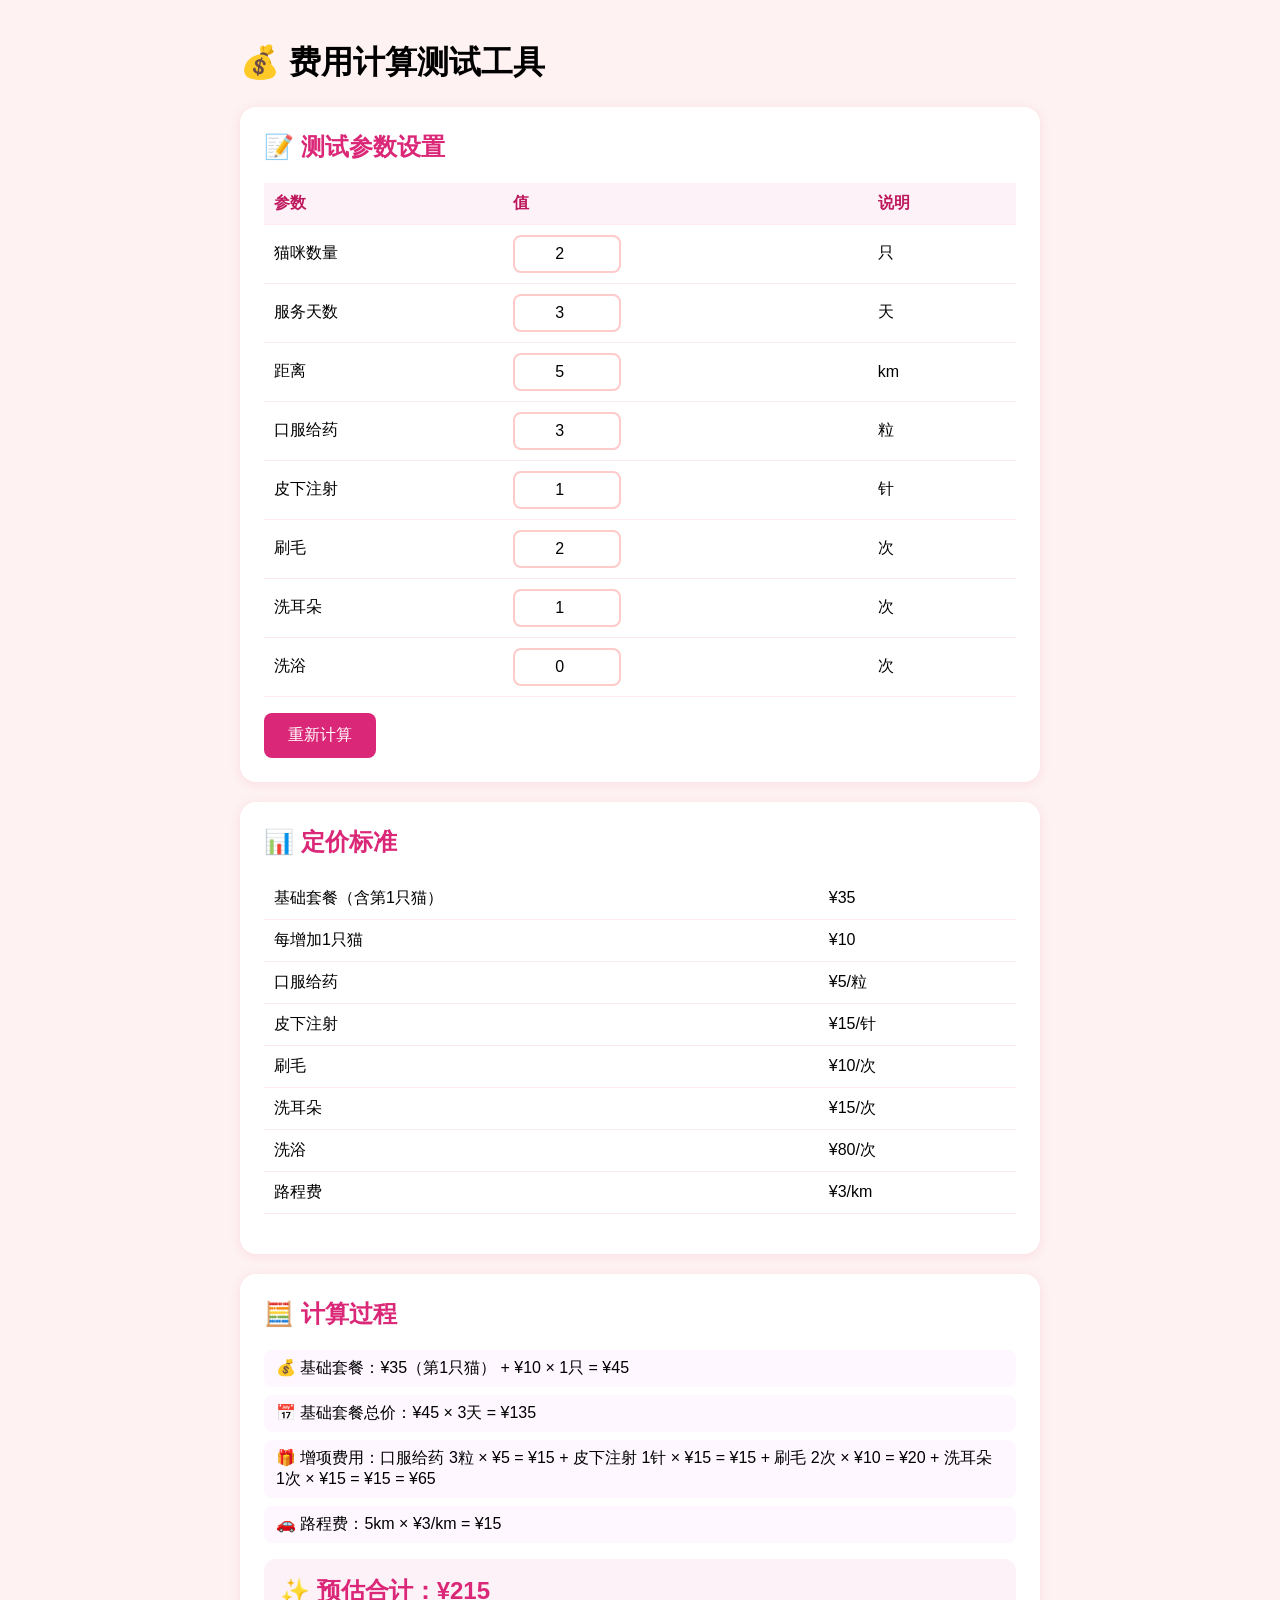
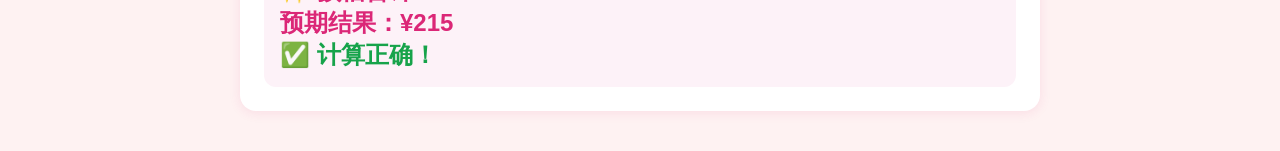
<file: test-price.html>
<!DOCTYPE html>
<html lang="zh-CN">
<head>
  <meta charset="UTF-8">
  <meta name="viewport" content="width=device-width, initial-scale=1.0">
  <title>费用计算测试</title>
  <style>
    body { font-family: 'Segoe UI', sans-serif; max-width: 800px; margin: 0 auto; padding: 20px; background: #fef2f2; }
    .test-box { background: white; border-radius: 16px; padding: 24px; margin-bottom: 20px; box-shadow: 0 2px 12px rgba(219, 39, 119, 0.1); }
    h2 { color: #db2777; margin-top: 0; }
    .price-table { width: 100%; border-collapse: collapse; margin: 16px 0; }
    .price-table th, .price-table td { padding: 10px; text-align: left; border-bottom: 1px solid #fce7f3; }
    .price-table th { background: #fdf2f8; color: #be185d; }
    .result { font-size: 24px; font-weight: bold; color: #db2777; margin-top: 16px; padding: 16px; background: #fdf2f8; border-radius: 12px; }
    .correct { color: #16a34a; }
    .wrong { color: #dc2626; }
    input { padding: 8px 12px; border: 2px solid #fecaca; border-radius: 8px; width: 80px; text-align: center; font-size: 16px; }
    button { background: #db2777; color: white; border: none; padding: 12px 24px; border-radius: 8px; cursor: pointer; font-size: 16px; }
    button:hover { background: #be185d; }
    .calc-step { margin: 8px 0; padding: 8px 12px; background: #fef7ff; border-radius: 8px; }
  </style>
</head>
<body>
  <h1>💰 费用计算测试工具</h1>
  
  <div class="test-box">
    <h2>📝 测试参数设置</h2>
    <table class="price-table">
      <tr><th>参数</th><th>值</th><th>说明</th></tr>
      <tr><td>猫咪数量</td><td><input type="number" id="catCount" value="2" min="1"></td><td>只</td></tr>
      <tr><td>服务天数</td><td><input type="number" id="days" value="3" min="1"></td><td>天</td></tr>
      <tr><td>距离</td><td><input type="number" id="km" value="5" min="0" step="0.1"></td><td>km</td></tr>
      <tr><td>口服给药</td><td><input type="number" id="pills" value="3" min="0"></td><td>粒</td></tr>
      <tr><td>皮下注射</td><td><input type="number" id="injections" value="1" min="0"></td><td>针</td></tr>
      <tr><td>刷毛</td><td><input type="number" id="brush" value="2" min="0"></td><td>次</td></tr>
      <tr><td>洗耳朵</td><td><input type="number" id="ear" value="1" min="0"></td><td>次</td></tr>
      <tr><td>洗浴</td><td><input type="number" id="bath" value="0" min="0"></td><td>次</td></tr>
    </table>
    <button onclick="runTest()">重新计算</button>
  </div>
  
  <div class="test-box">
    <h2>📊 定价标准</h2>
    <table class="price-table">
      <tr><td>基础套餐（含第1只猫）</td><td align="right">¥35</td></tr>
      <tr><td>每增加1只猫</td><td align="right">¥10</td></tr>
      <tr><td>口服给药</td><td align="right">¥5/粒</td></tr>
      <tr><td>皮下注射</td><td align="right">¥15/针</td></tr>
      <tr><td>刷毛</td><td align="right">¥10/次</td></tr>
      <tr><td>洗耳朵</td><td align="right">¥15/次</td></tr>
      <tr><td>洗浴</td><td align="right">¥80/次</td></tr>
      <tr><td>路程费</td><td align="right">¥3/km</td></tr>
    </table>
  </div>
  
  <div class="test-box">
    <h2>🧮 计算过程</h2>
    <div id="calcSteps"></div>
    <div class="result" id="finalResult"></div>
  </div>

  <script>
    const PRICING = {
      basePrice: 35,
      extraCatPrice: 10,
      addonPillPrice: 5,
      addonInjectionPrice: 15,
      addonBrushPrice: 10,
      addonEarPrice: 15,
      addonBathPrice: 80,
      kmPrice: 3
    };

    function singleVisitCatBase(catCount) {
      const n = Math.max(1, parseInt(catCount, 10) || 1);
      return PRICING.basePrice + Math.max(0, n - 1) * PRICING.extraCatPrice;
    }

    function perVisitAddons(pills, injections, brush, ear, bath) {
      let sum = Math.max(0, parseInt(pills, 10) || 0) * PRICING.addonPillPrice;
      sum += Math.max(0, parseInt(injections, 10) || 0) * PRICING.addonInjectionPrice;
      sum += Math.max(0, parseInt(brush, 10) || 0) * PRICING.addonBrushPrice;
      sum += Math.max(0, parseInt(ear, 10) || 0) * PRICING.addonEarPrice;
      sum += Math.max(0, parseInt(bath, 10) || 0) * PRICING.addonBathPrice;
      return sum;
    }

    function orderDistanceAmount(km) {
      return Math.max(0, parseFloat(km) || 0) * PRICING.kmPrice;
    }

    function orderAmount(catCount, days, km, pills, injections, brush, ear, bath) {
      const basePerVisit = singleVisitCatBase(catCount);
      const addons = perVisitAddons(pills, injections, brush, ear, bath);
      const dist = orderDistanceAmount(km);
      return basePerVisit * days + addons + dist;
    }

    function runTest() {
      const catCount = document.getElementById('catCount').value;
      const days = document.getElementById('days').value;
      const km = document.getElementById('km').value;
      const pills = document.getElementById('pills').value;
      const injections = document.getElementById('injections').value;
      const brush = document.getElementById('brush').value;
      const ear = document.getElementById('ear').value;
      const bath = document.getElementById('bath').value;

      const base = singleVisitCatBase(catCount);
      const addons = perVisitAddons(pills, injections, brush, ear, bath);
      const dist = orderDistanceAmount(km);
      const total = orderAmount(catCount, days, km, pills, injections, brush, ear, bath);

      let html = '';
      html += `<div class="calc-step">💰 基础套餐：¥${PRICING.basePrice}（第1只猫）`;
      if (catCount > 1) {
        html += ` + ¥${PRICING.extraCatPrice} × ${catCount - 1}只 = ¥${base}`;
      }
      html += `</div>`;
      
      html += `<div class="calc-step">📅 基础套餐总价：¥${base} × ${days}天 = ¥${base * days}</div>`;
      
      html += `<div class="calc-step">🎁 增项费用：`;
      const addonItems = [];
      if (pills > 0) addonItems.push(`口服给药 ${pills}粒 × ¥${PRICING.addonPillPrice} = ¥${pills * PRICING.addonPillPrice}`);
      if (injections > 0) addonItems.push(`皮下注射 ${injections}针 × ¥${PRICING.addonInjectionPrice} = ¥${injections * PRICING.addonInjectionPrice}`);
      if (brush > 0) addonItems.push(`刷毛 ${brush}次 × ¥${PRICING.addonBrushPrice} = ¥${brush * PRICING.addonBrushPrice}`);
      if (ear > 0) addonItems.push(`洗耳朵 ${ear}次 × ¥${PRICING.addonEarPrice} = ¥${ear * PRICING.addonEarPrice}`);
      if (bath > 0) addonItems.push(`洗浴 ${bath}次 × ¥${PRICING.addonBathPrice} = ¥${bath * PRICING.addonBathPrice}`);
      html += addonItems.join(' + ') + ` = ¥${addons}</div>`;
      
      html += `<div class="calc-step">🚗 路程费：${km}km × ¥${PRICING.kmPrice}/km = ¥${dist}</div>`;

      document.getElementById('calcSteps').innerHTML = html;
      
      const expected = 215;
      const isCorrect = total === expected;
      document.getElementById('finalResult').innerHTML = 
        `✨ 预估合计：¥${total} <br/>` +
        `预期结果：¥${expected} <br/>` +
        `<span class="${isCorrect ? 'correct' : 'wrong'}">${isCorrect ? '✅ 计算正确！' : '❌ 计算错误！'}</span>`;
    }

    runTest();
  </script>
</body>
</html>
</file>
